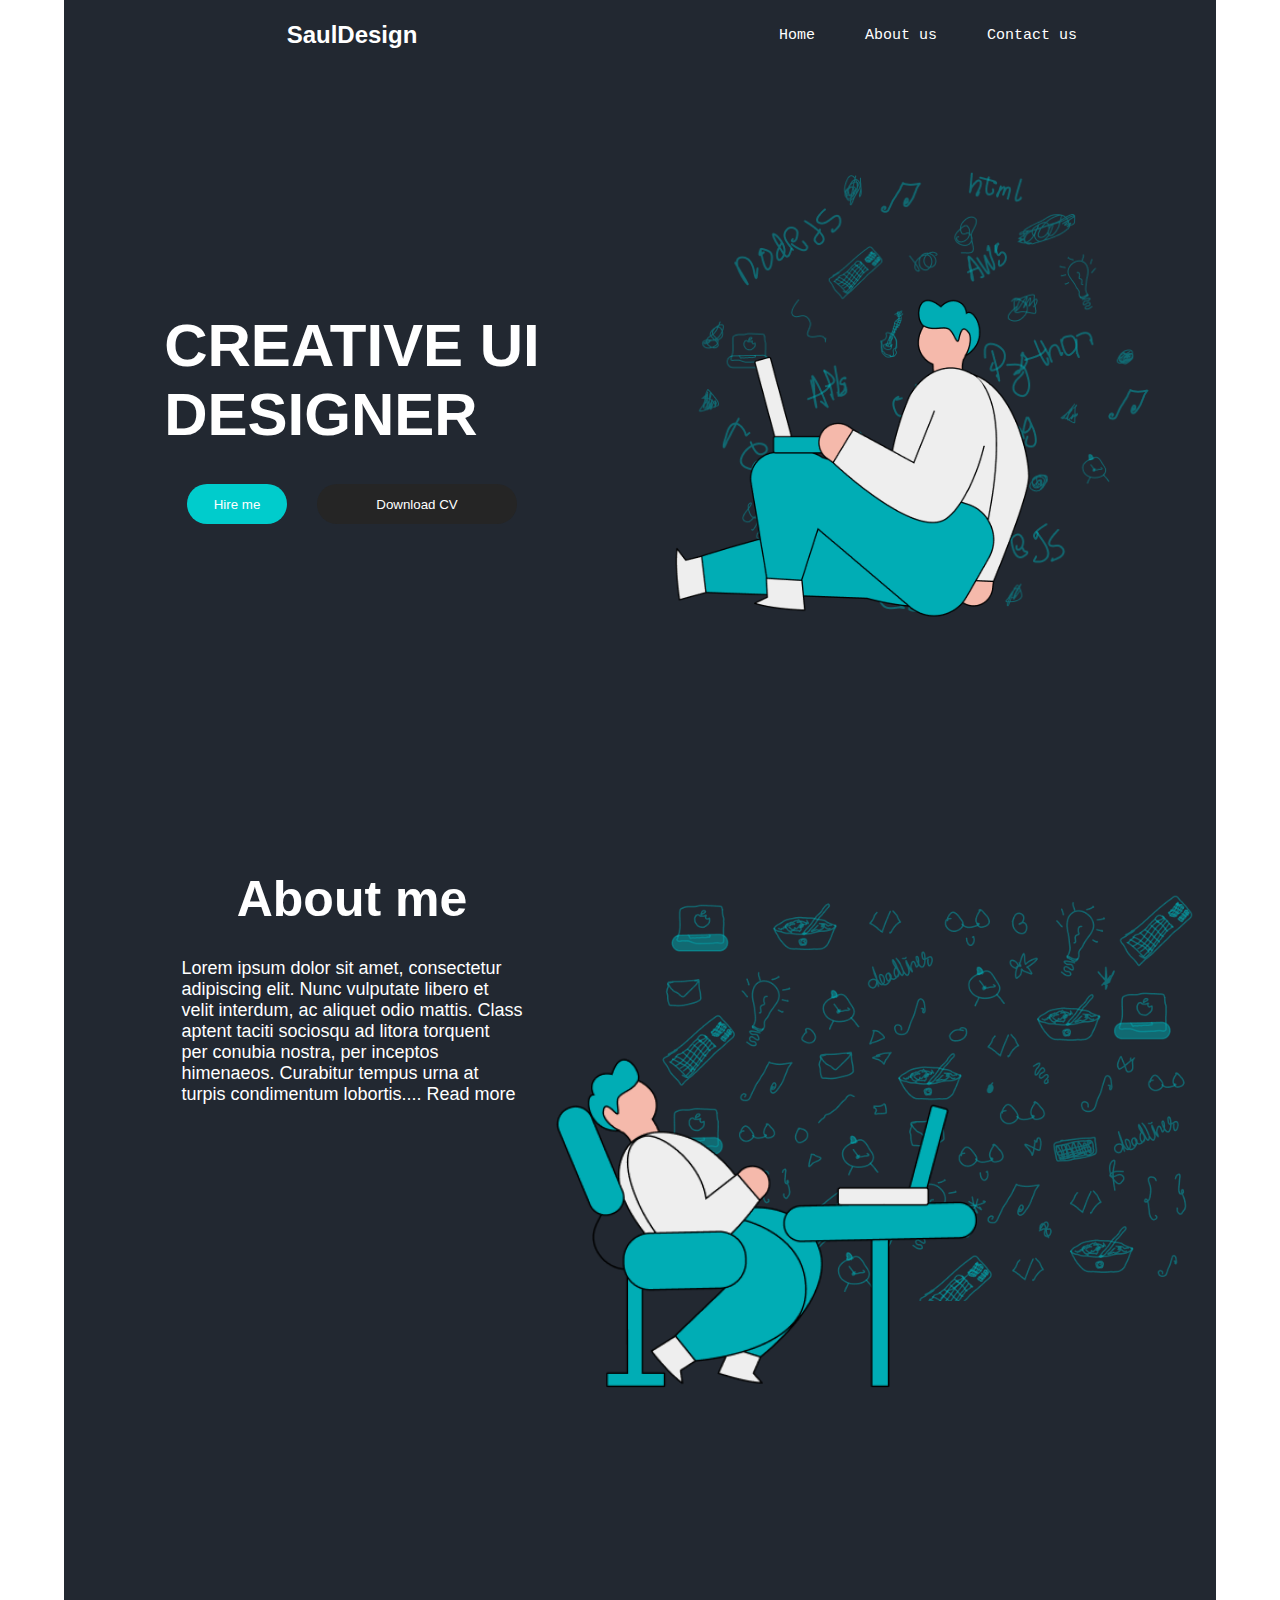
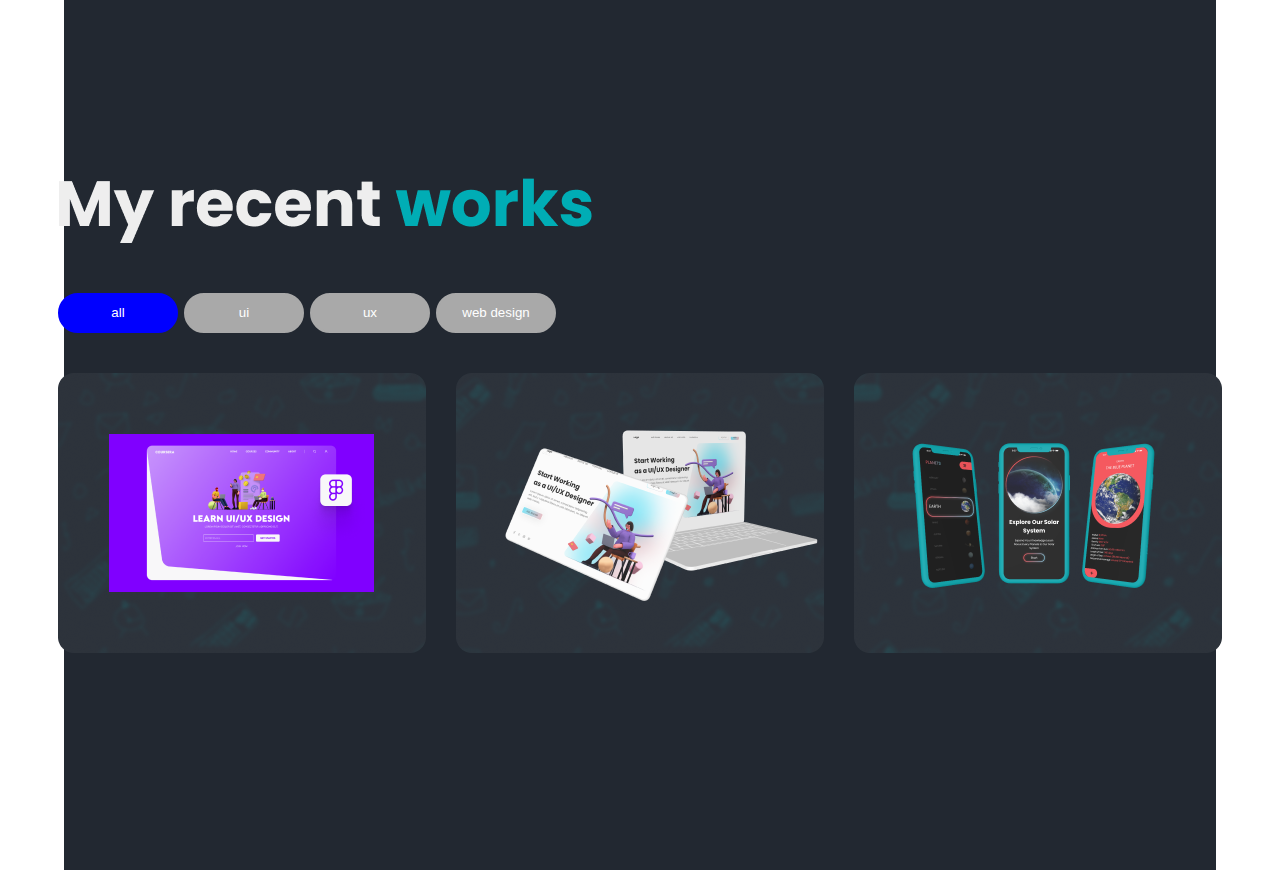
<file: Compiled-HTML/pug/index.html>
<!DOCTYPE html><html lang="en"><head><meta charset="UTF-8"><meta name="viewport" content="width=device-width, initial-scale=1.0"><link rel="stylesheet" href="../../scss/main.css"><link rel="stylesheet" href="../../scss/_contact.scss"><title>Document</title></head><body><header class="header container"><div class="header__box"><h1 class="header__box--h1">SaulDesign</h1></div><div class="header__box"><p class="header__box--pr">Home</p><p class="header__box--pr">About us</p><p class="header__box--pr">Contact us</p></div></header><section class="stn container"><div class="stn__box"><h1 class="stn__box--h1">CREATIVE UI <br>DESIGNER</h1><div class="stn__box--box"><button class="stn__box--box__btn">Hire me</button><button class="stn__box--box__btn-second">Download CV</button></div></div><div class="stn__box-second"><img class="stn__box-second__img2" src="../../assetes/img2.png" alt=""><img class="stn__box-second__img" src="../../assetes/img.png" alt=""></div></section><section class="stn-about container"><div class="stn-about__box"><h1 class="stn-about__box--h1">About me</h1><p class="stn-about__box--pr">Lorem ipsum dolor sit amet, consectetur <br>adipiscing elit. Nunc vulputate libero et <br>velit interdum, ac aliquet odio mattis. Class <br>aptent taciti sociosqu ad litora torquent <br>per conubia nostra, per inceptos <br>himenaeos. Curabitur tempus urna at <br>turpis condimentum lobortis.... Read more</p></div><div class="stn-about__box-second"><img class="stn__box-second__img3" src="../../assetes/img3.png" alt=""><img class="stn__box-second__img4" src="../../assetes/img4.png" alt=""></div></section><link rel="stylesheet" href="../../scss/_contact.scss"><section class="section container"> <div class="box1"><div class="box2"><img src="../../My recent works.png" alt=""></div><div> </div><div class="btn"><button class="but1">all </button><button class="but">ui </button><button class="but">ux</button><button class="but">web design </button></div><div> </div><div class="box3"><img src="../../Frame 10.png" alt=""><img src="../../Frame 11.png" alt=""><img src="../../Frame 10 (1).png" alt=""></div><div></div></div></section><section class="section1 container"> </section></body></html>
</file>
<file: scss/main.css>
.header {
  width: 100%;
  height: 70px;
  background: #222831;
  display: flex;
  align-items: center;
  justify-content: space-around;
}
.header .header__box {
  width: 50%;
  height: 100%;
  display: flex;
  align-items: center;
  justify-content: center;
  gap: 50px;
}
.header .header__box .header__box--h1 {
  font-size: x-large;
  font-family: "Franklin Gothic Medium", "Arial Narrow", Arial, sans-serif;
  color: white;
}
.header .header__box .header__box--pr {
  font-size: 15px;
  font-family: "Courier New", Courier, monospace;
  color: white;
}

.stn {
  width: 100%;
  height: 700px;
  background-color: #222831;
  display: flex;
}
.stn .stn__box {
  width: 50%;
  height: 100%;
  display: flex;
  flex-direction: column;
  align-items: center;
  justify-content: center;
  gap: 30px;
}
.stn .stn__box .stn__box--h1 {
  font-size: 60px;
  font-family: "Franklin Gothic Medium", "Arial Narrow", Arial, sans-serif;
  color: white;
}
.stn .stn__box .stn__box--h1 .stn__box--h1nth > span {
  color: aqua;
}
.stn .stn__box .stn__box--box {
  width: 350px;
  height: 50px;
  display: flex;
  justify-content: center;
  align-items: center;
  gap: 30px;
}
.stn .stn__box .stn__box--box .stn__box--box__btn {
  width: 100px;
  height: 40px;
  border-radius: 20px;
  border: none;
  color: white;
  background-color: rgb(0, 204, 204);
}
.stn .stn__box .stn__box--box .stn__box--box__btn-second {
  width: 200px;
  height: 40px;
  border-radius: 20px;
  border: none;
  color: white;
  background-color: rgb(37, 37, 37);
}
.stn .stn__box-second {
  width: 50%;
  height: 100%;
  display: flex;
  flex-direction: column;
  align-items: center;
  justify-content: center;
}
.stn .stn__box-second .stn__box-second__img2 {
  width: 500px;
  height: 500px;
  -o-object-fit: contain;
     object-fit: contain;
}
.stn .stn__box-second .stn__box-second__img {
  width: 420px;
  height: 420px;
  -o-object-fit: contain;
     object-fit: contain;
  margin-top: -360px;
  margin-left: -150px;
}

.stn-about {
  width: 100%;
  height: 700px;
  background-color: #222831;
  display: flex;
}
.stn-about .stn-about__box {
  width: 50%;
  height: 100%;
  display: flex;
  flex-direction: column;
  align-items: center;
  margin-top: 100px;
  gap: 30px;
}
.stn-about .stn-about__box .stn-about__box--h1 {
  font-size: 50px;
  font-family: "Franklin Gothic Medium", "Arial Narrow", Arial, sans-serif;
  color: white;
}
.stn-about .stn-about__box .stn-about__box--pr {
  font-size: large;
  font-family: "Gill Sans", "Gill Sans MT", Calibri, "Trebuchet MS", sans-serif;
  color: white;
}
.stn-about .stn-about__box-second {
  width: 50%;
  height: 100%;
  display: flex;
  flex-direction: column;
  align-items: center;
  justify-content: center;
}
.stn-about .stn-about__box-second .stn__box-second__img3 {
  width: 550px;
  height: 550px;
  -o-object-fit: contain;
     object-fit: contain;
}
.stn-about .stn-about__box-second .stn__box-second__img4 {
  width: 450px;
  height: 450px;
  -o-object-fit: contain;
     object-fit: contain;
  margin-top: -400px;
  margin-left: -350px;
}

.section {
  width: 100%;
  height: 1000px;
  display: flex;
  align-items: center;
  justify-content: center;
  gap: 40px;
  background: #222831;
}

.box2 {
  width: Hug 540px px;
  height: Hug 159px px;
  gap: 16px;
  opacity: 0px;
  text-align: center;
  display: flex;
  align-items: center;
}

.btn {
  display: flex;
  width: Hug(482px);
  height: Hug(47px);
  gap: 6px;
  transform: translate(0, 50px);
}

.box3 {
  display: flex;
  gap: 30px;
  transform: translate(0, 90px);
}

.but1 {
  color: white;
  width: 120px;
  height: 40px;
  border-radius: 21px;
  background-color: blue;
  border: 2px solid blue;
}

.but {
  background-color: darkgray;
  border: 2px solid darkgray;
  color: white;
  width: 120px;
  height: 40px;
  border-radius: 21px;
}

* {
  padding: 0;
  margin: 0;
  box-sizing: border-box;
}

.container {
  width: 90%;
  margin: 0 auto;
}/*# sourceMappingURL=main.css.map */
</file>
